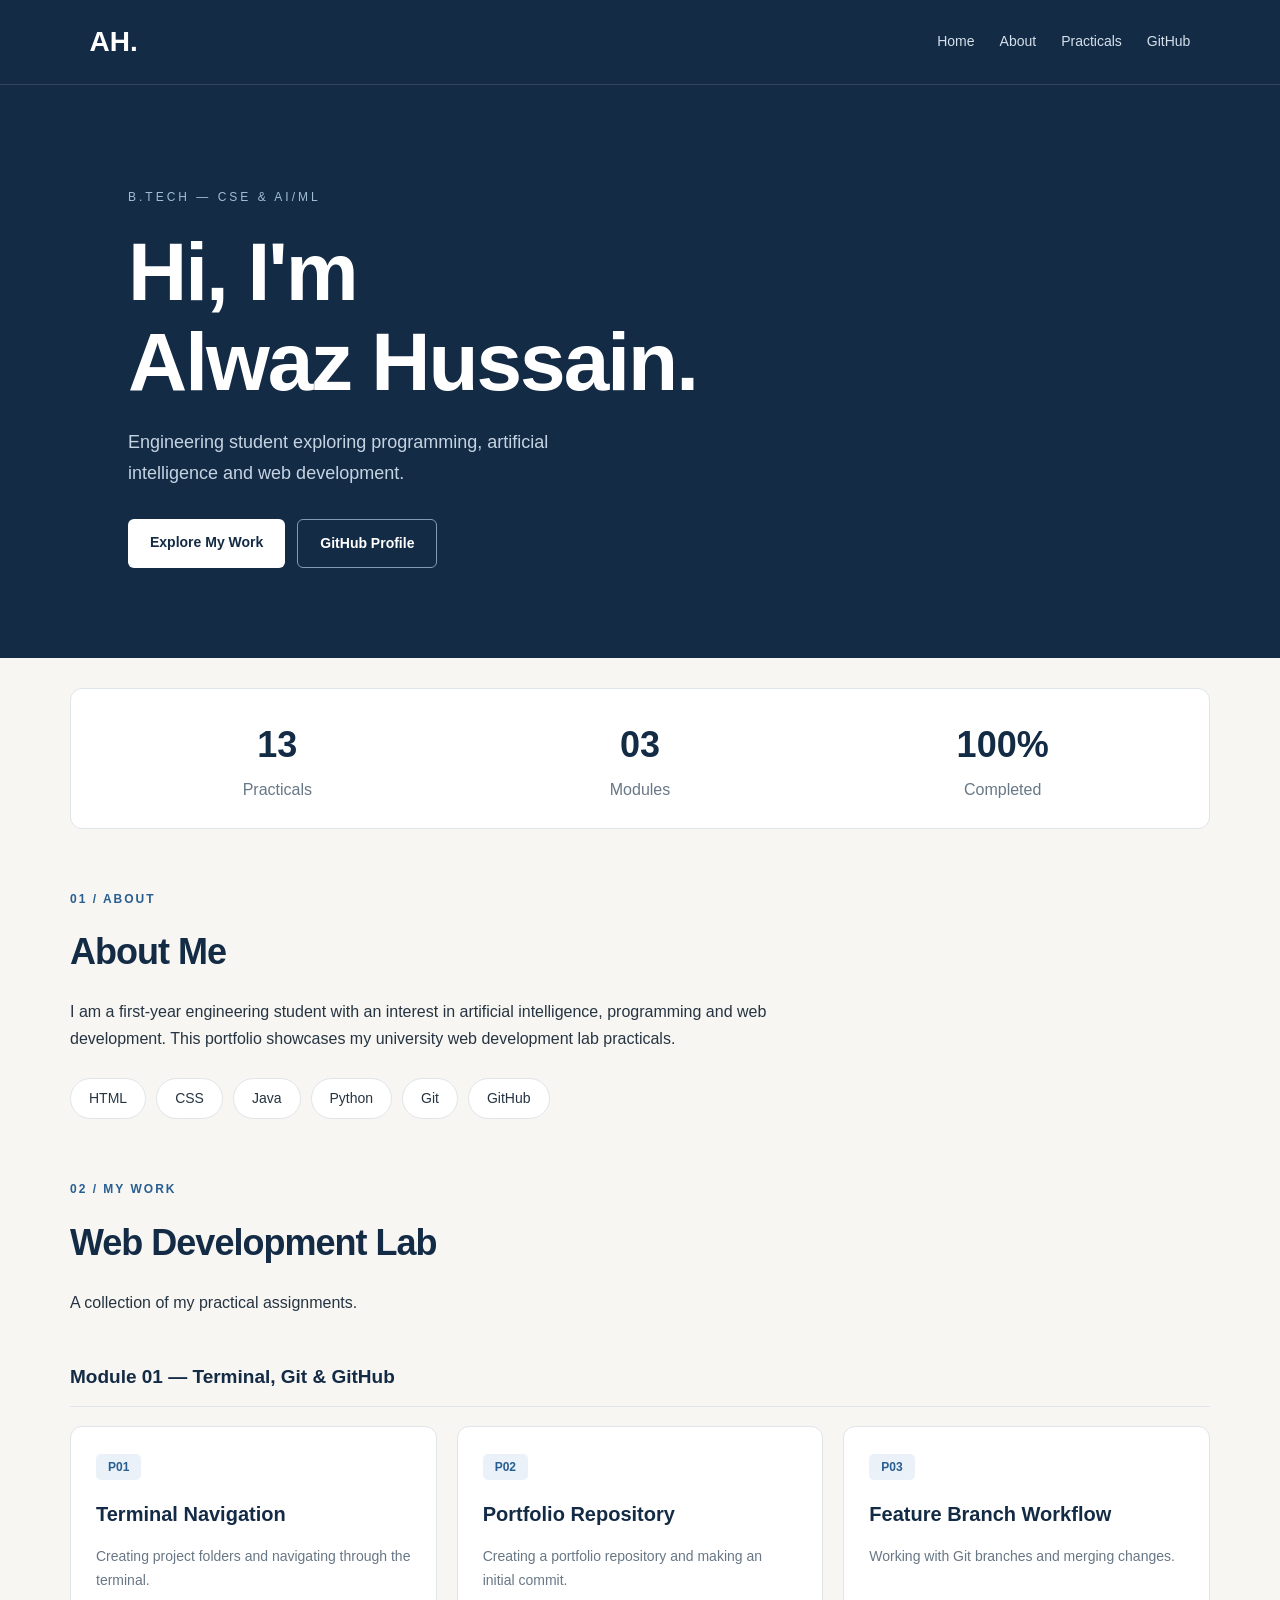
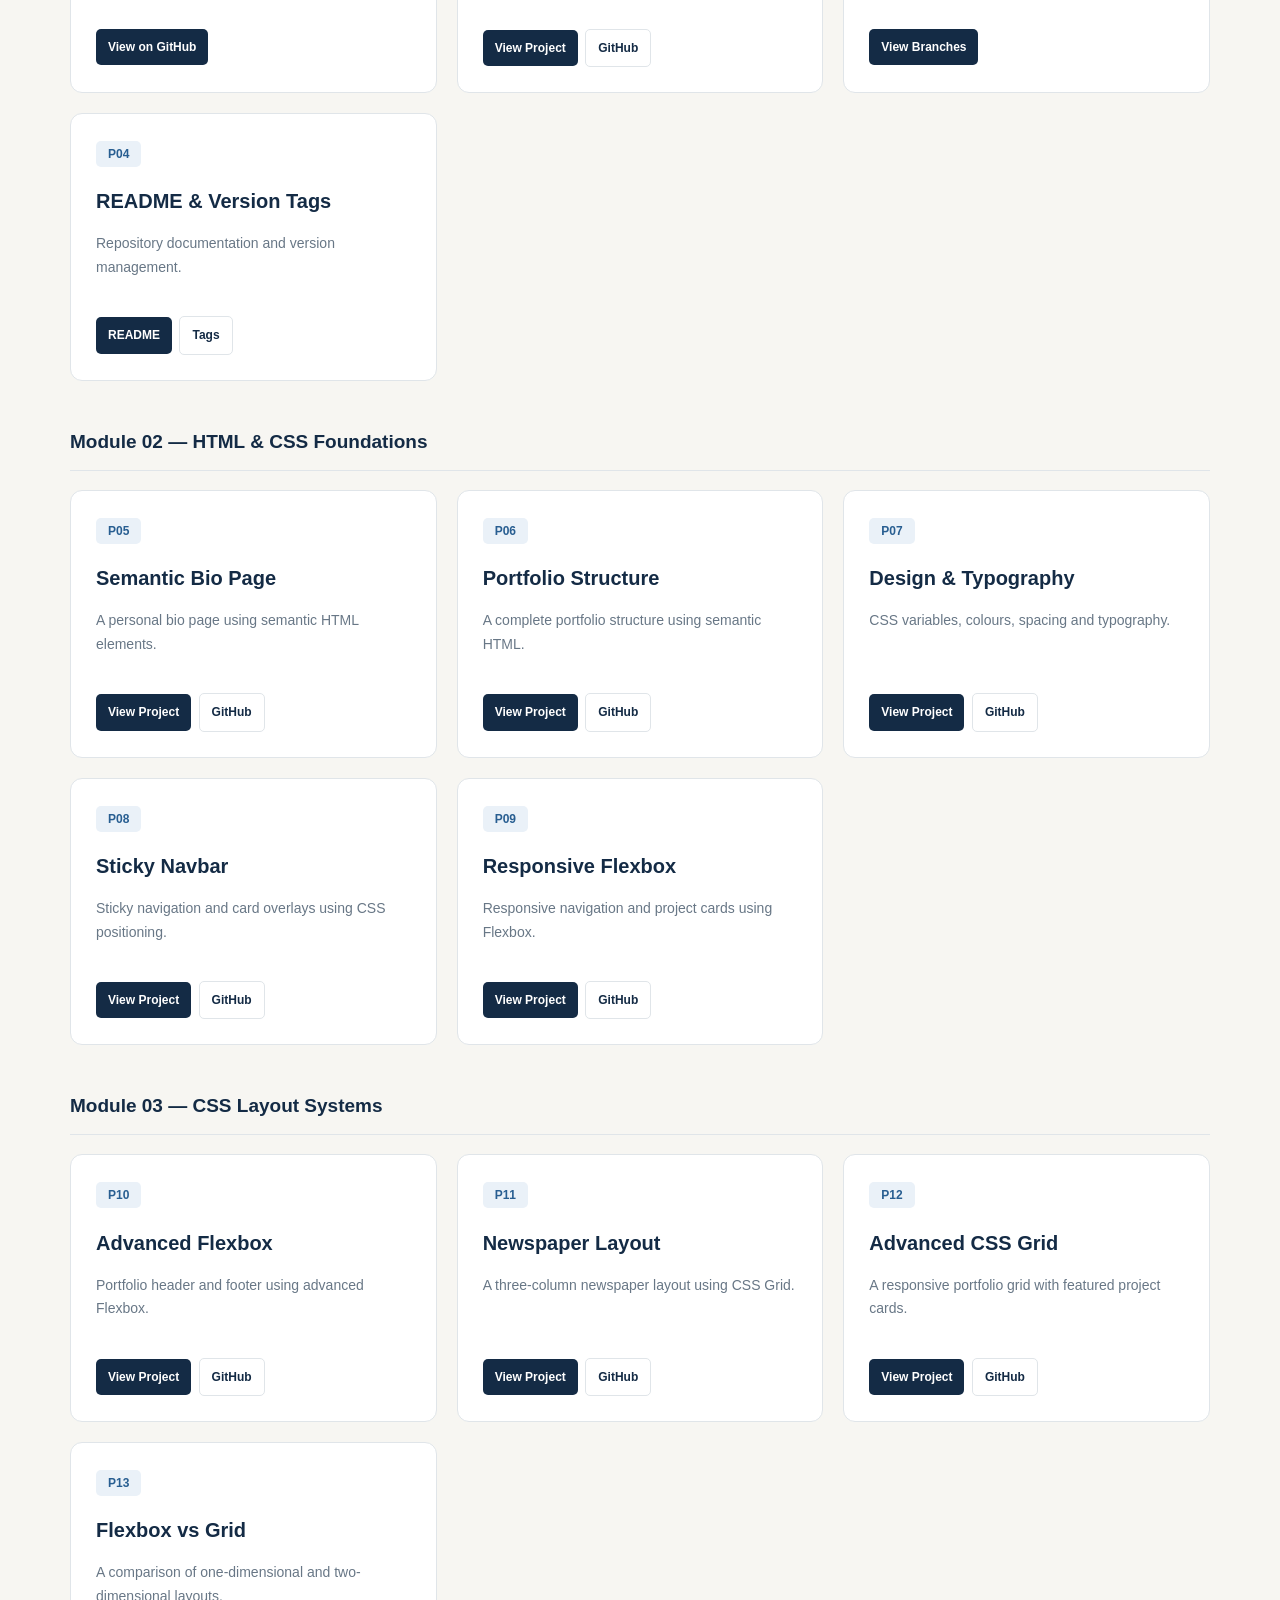
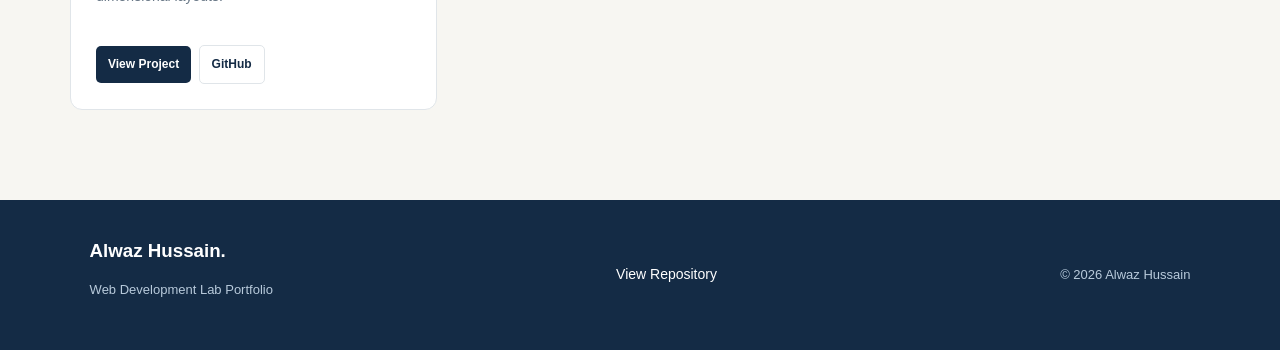
<file: index.html>
<!DOCTYPE html>
<html lang="en">
<head>
    <meta charset="UTF-8">
    <meta name="viewport" content="width=device-width, initial-scale=1.0">
    <title>Alwaz Hussain | Portfolio</title>
    <link rel="stylesheet" href="style.css">
</head>
<body>

    <nav class="navbar">
        <a class="logo" href="#home">AH.</a>

        <div class="nav-links">
            <a href="#home">Home</a>
            <a href="#about">About</a>
            <a href="#practicals">Practicals</a>
            <a href="https://github.com/hussainalwaz89-bit" target="_blank">GitHub</a>
        </div>
    </nav>

    <header class="hero" id="home">
        <p class="eyebrow">B.TECH — CSE & AI/ML</p>
        <h1>Hi, I'm<br>Alwaz Hussain.</h1>
        <p class="intro">
            Engineering student exploring programming,
            artificial intelligence and web development.
        </p>

        <div class="buttons">
            <a class="btn primary" href="#practicals">Explore My Work</a>
            <a class="btn outline" href="https://github.com/hussainalwaz89-bit" target="_blank">GitHub Profile</a>
        </div>
    </header>

    <main>

        <div class="stats">
            <div>
                <h2>13</h2>
                <p>Practicals</p>
            </div>
            <div>
                <h2>03</h2>
                <p>Modules</p>
            </div>
            <div>
                <h2>100%</h2>
                <p>Completed</p>
            </div>
        </div>

        <section id="about">
            <p class="section-label">01 / ABOUT</p>
            <h2>About Me</h2>
            <p>
                I am a first-year engineering student with an
                interest in artificial intelligence, programming
                and web development. This portfolio showcases
                my university web development lab practicals.
            </p>

            <div class="skills">
                <span>HTML</span>
                <span>CSS</span>
                <span>Java</span>
                <span>Python</span>
                <span>Git</span>
                <span>GitHub</span>
            </div>
        </section>

        <section id="practicals">
            <p class="section-label">02 / MY WORK</p>
            <h2>Web Development Lab</h2>
            <p>A collection of my practical assignments.</p>

            <h3 class="module">Module 01 — Terminal, Git & GitHub</h3>

            <div class="project-grid">

                <article>
                    <span class="number">P01</span>
                    <h3>Terminal Navigation</h3>
                    <p>Creating project folders and navigating through the terminal.</p>
                    <a class="project-btn" href="https://github.com/hussainalwaz89-bit/web-development-lab/tree/main/P1" target="_blank">View on GitHub</a>
                </article>

                <article>
                    <span class="number">P02</span>
                    <h3>Portfolio Repository</h3>
                    <p>Creating a portfolio repository and making an initial commit.</p>
                    <a class="project-btn" href="P2/index.html">View Project</a>
                    <a class="github-btn" href="https://github.com/hussainalwaz89-bit/web-development-lab/tree/main/P2" target="_blank">GitHub</a>
                </article>

                <article>
                    <span class="number">P03</span>
                    <h3>Feature Branch Workflow</h3>
                    <p>Working with Git branches and merging changes.</p>
                    <a class="project-btn" href="https://github.com/hussainalwaz89-bit/web-development-lab/branches" target="_blank">View Branches</a>
                </article>

                <article>
                    <span class="number">P04</span>
                    <h3>README & Version Tags</h3>
                    <p>Repository documentation and version management.</p>
                    <a class="project-btn" href="https://github.com/hussainalwaz89-bit/web-development-lab#readme" target="_blank">README</a>
                    <a class="github-btn" href="https://github.com/hussainalwaz89-bit/web-development-lab/tags" target="_blank">Tags</a>
                </article>

            </div>

            <h3 class="module">Module 02 — HTML & CSS Foundations</h3>

            <div class="project-grid">

                <article>
                    <span class="number">P05</span>
                    <h3>Semantic Bio Page</h3>
                    <p>A personal bio page using semantic HTML elements.</p>
                    <a class="project-btn" href="P5/index.html">View Project</a>
                    <a class="github-btn" href="https://github.com/hussainalwaz89-bit/web-development-lab/tree/main/P5" target="_blank">GitHub</a>
                </article>

                <article>
                    <span class="number">P06</span>
                    <h3>Portfolio Structure</h3>
                    <p>A complete portfolio structure using semantic HTML.</p>
                    <a class="project-btn" href="P6/index.html">View Project</a>
                    <a class="github-btn" href="https://github.com/hussainalwaz89-bit/web-development-lab/tree/main/P6" target="_blank">GitHub</a>
                </article>

                <article>
                    <span class="number">P07</span>
                    <h3>Design & Typography</h3>
                    <p>CSS variables, colours, spacing and typography.</p>
                    <a class="project-btn" href="P7/index.html">View Project</a>
                    <a class="github-btn" href="https://github.com/hussainalwaz89-bit/web-development-lab/tree/main/P7" target="_blank">GitHub</a>
                </article>

                <article>
                    <span class="number">P08</span>
                    <h3>Sticky Navbar</h3>
                    <p>Sticky navigation and card overlays using CSS positioning.</p>
                    <a class="project-btn" href="P8/index.html">View Project</a>
                    <a class="github-btn" href="https://github.com/hussainalwaz89-bit/web-development-lab/tree/main/P8" target="_blank">GitHub</a>
                </article>

                <article>
                    <span class="number">P09</span>
                    <h3>Responsive Flexbox</h3>
                    <p>Responsive navigation and project cards using Flexbox.</p>
                    <a class="project-btn" href="P9/index.html">View Project</a>
                    <a class="github-btn" href="https://github.com/hussainalwaz89-bit/web-development-lab/tree/main/P9" target="_blank">GitHub</a>
                </article>

            </div>

            <h3 class="module">Module 03 — CSS Layout Systems</h3>

            <div class="project-grid">

                <article>
                    <span class="number">P10</span>
                    <h3>Advanced Flexbox</h3>
                    <p>Portfolio header and footer using advanced Flexbox.</p>
                    <a class="project-btn" href="P10/index.html">View Project</a>
                    <a class="github-btn" href="https://github.com/hussainalwaz89-bit/web-development-lab/tree/main/P10" target="_blank">GitHub</a>
                </article>

                <article>
                    <span class="number">P11</span>
                    <h3>Newspaper Layout</h3>
                    <p>A three-column newspaper layout using CSS Grid.</p>
                    <a class="project-btn" href="P11/index.html">View Project</a>
                    <a class="github-btn" href="https://github.com/hussainalwaz89-bit/web-development-lab/tree/main/P11" target="_blank">GitHub</a>
                </article>

                <article>
                    <span class="number">P12</span>
                    <h3>Advanced CSS Grid</h3>
                    <p>A responsive portfolio grid with featured project cards.</p>
                    <a class="project-btn" href="P12/index.html">View Project</a>
                    <a class="github-btn" href="https://github.com/hussainalwaz89-bit/web-development-lab/tree/main/P12" target="_blank">GitHub</a>
                </article>

                <article>
                    <span class="number">P13</span>
                    <h3>Flexbox vs Grid</h3>
                    <p>A comparison of one-dimensional and two-dimensional layouts.</p>
                    <a class="project-btn" href="P13/index.html">View Project</a>
                    <a class="github-btn" href="https://github.com/hussainalwaz89-bit/web-development-lab/tree/main/P13" target="_blank">GitHub</a>
                </article>

            </div>
        </section>

    </main>

    <footer>
        <div>
            <h3>Alwaz Hussain.</h3>
            <p>Web Development Lab Portfolio</p>
        </div>

        <a href="https://github.com/hussainalwaz89-bit/web-development-lab" target="_blank">View Repository</a>

        <p>&copy; 2026 Alwaz Hussain</p>
    </footer>

</body>
</html>
</file>
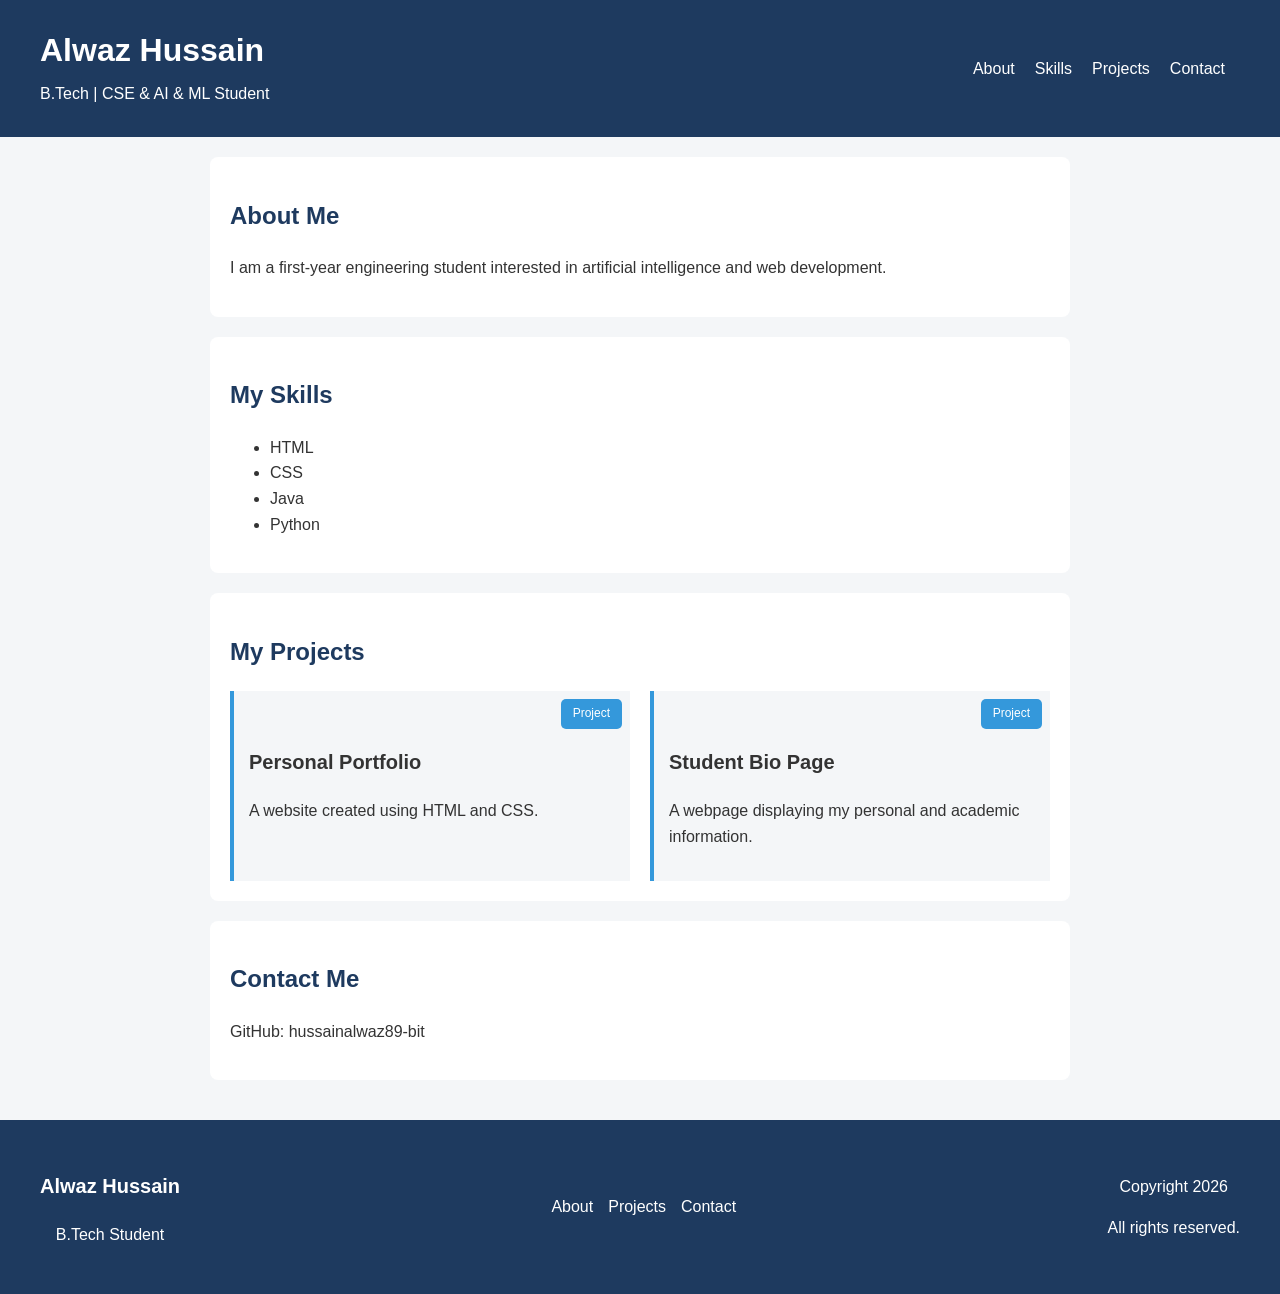
<file: P10/index.html>
<!DOCTYPE html>
<html lang="en">
<head>
    <meta charset="UTF-8">
    <meta name="viewport" content="width=device-width, initial-scale=1.0">
    <title>My Portfolio</title>
    <link rel="stylesheet" href="style.css">
</head>
<body>

    <header class="site-header">
    <div class="brand">
        <h1>Alwaz Hussain</h1>
        <p>B.Tech | CSE & AI & ML Student</p>
    </div>

    <nav>
        <a href="#about">About</a>
        <a href="#skills">Skills</a>
        <a href="#projects">Projects</a>
        <a href="#contact">Contact</a>
    </nav>
</header>
    <main>
        <section id="about">
            <h2>About Me</h2>
            <p>I am a first-year engineering student interested in artificial intelligence and web development.</p>
        </section>

        <section id="skills">
            <h2>My Skills</h2>
            <ul>
                <li>HTML</li>
                <li>CSS</li>
                <li>Java</li>
                <li>Python</li>
            </ul>
        </section>

        <section id="projects">
    <h2>My Projects</h2>

    <div class="card-container">

        <article>
            <span class="overlay">Project</span>
            <h3>Personal Portfolio</h3>
            <p>A website created using HTML and CSS.</p>
        </article>

        <article>
            <span class="overlay">Project</span>
            <h3>Student Bio Page</h3>
            <p>A webpage displaying my personal and academic information.</p>
        </article>

    </div>
</section>

        <section id="contact">
            <h2>Contact Me</h2>
            <p>GitHub: hussainalwaz89-bit</p>
        </section>
    </main>

    <footer class="site-footer">
    <div>
        <h3>Alwaz Hussain</h3>
        <p>B.Tech Student</p>
    </div>

    <div class="footer-links">
        <a href="#about">About</a>
        <a href="#projects">Projects</a>
        <a href="#contact">Contact</a>
    </div>

    <div>
        <p>Copyright 2026</p>
        <p>All rights reserved.</p>
    </div>
</footer>

</body>
</html>
</file>
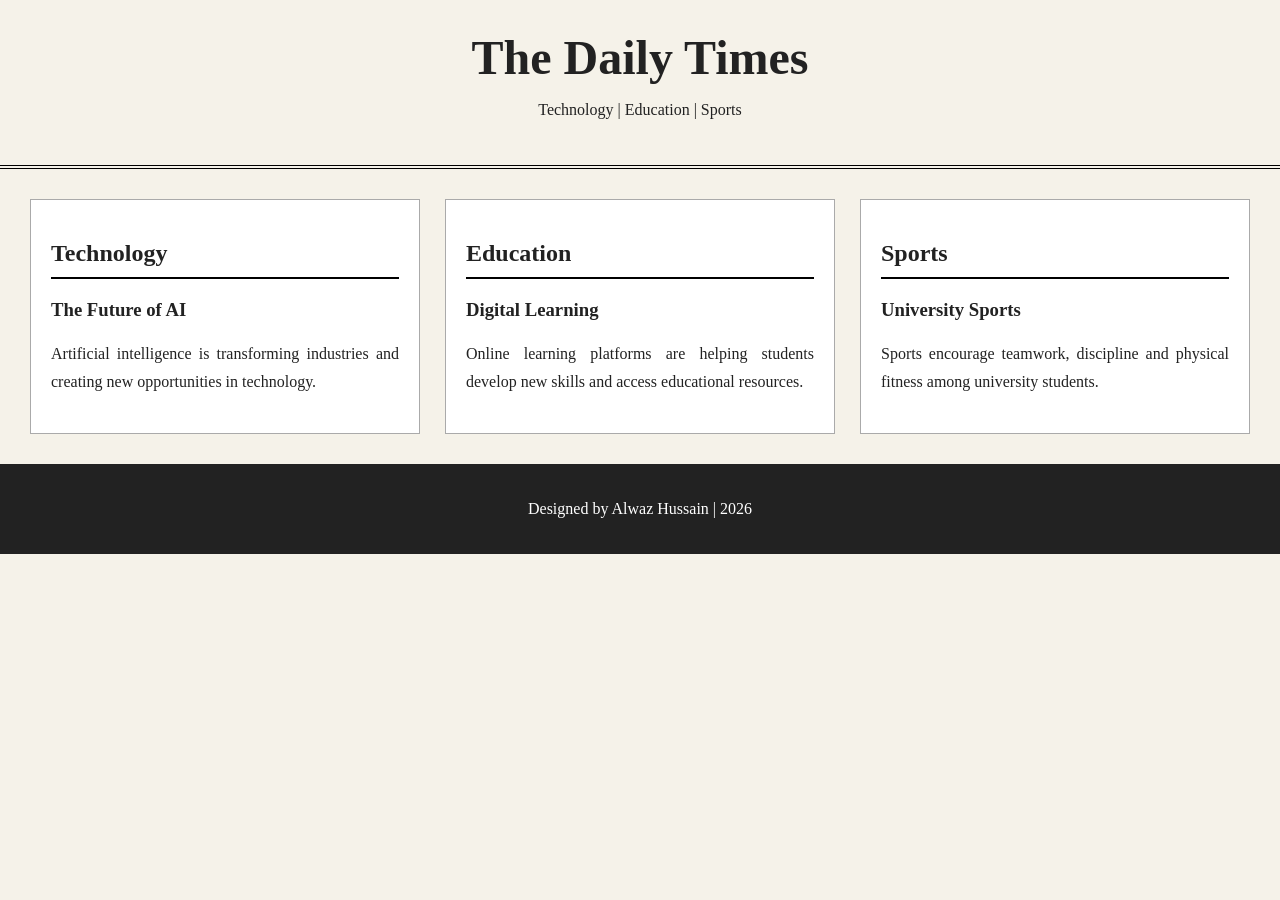
<file: P11/index.html>
<!DOCTYPE html>
<html lang="en">
<head>
    <meta charset="UTF-8">
    <meta name="viewport" content="width=device-width, initial-scale=1.0">
    <title>The Daily Times</title>
    <link rel="stylesheet" href="style.css">
</head>
<body>

    <header>
        <h1>The Daily Times</h1>
        <p>Technology | Education | Sports</p>
    </header>

    <main class="newspaper">

        <article>
            <h2>Technology</h2>
            <h3>The Future of AI</h3>
            <p>Artificial intelligence is transforming industries and creating new opportunities in technology.</p>
        </article>

        <article>
            <h2>Education</h2>
            <h3>Digital Learning</h3>
            <p>Online learning platforms are helping students develop new skills and access educational resources.</p>
        </article>

        <article>
            <h2>Sports</h2>
            <h3>University Sports</h3>
            <p>Sports encourage teamwork, discipline and physical fitness among university students.</p>
        </article>

    </main>

    <footer>
        <p>Designed by Alwaz Hussain | 2026</p>
    </footer>

</body>
</html>
</file>
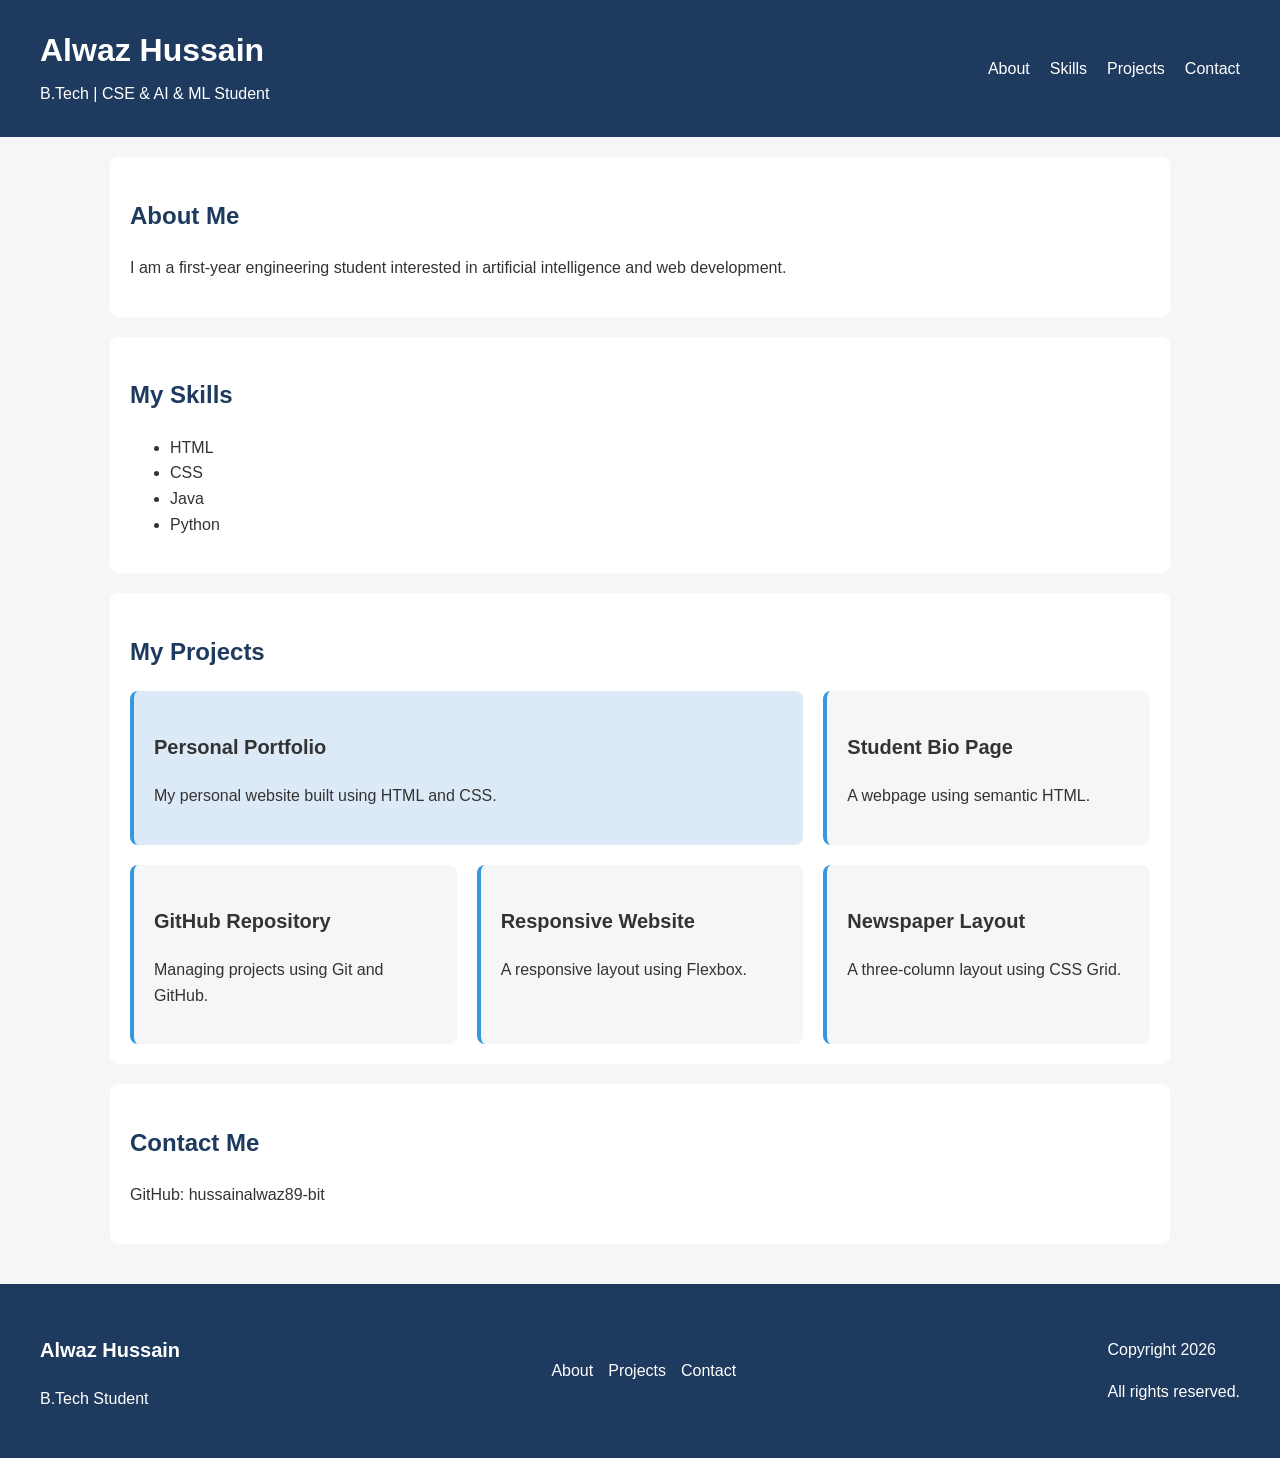
<file: P12/index.html>
<!DOCTYPE html>
<html lang="en">
<head>
    <meta charset="UTF-8">
    <meta name="viewport" content="width=device-width, initial-scale=1.0">
    <title>My Portfolio</title>
    <link rel="stylesheet" href="style.css">
</head>
<body>

    <header class="site-header">
        <div class="brand">
            <h1>Alwaz Hussain</h1>
            <p>B.Tech | CSE & AI & ML Student</p>
        </div>

        <nav>
            <a href="#about">About</a>
            <a href="#skills">Skills</a>
            <a href="#projects">Projects</a>
            <a href="#contact">Contact</a>
        </nav>
    </header>

    <main>
        <section id="about">
            <h2>About Me</h2>
            <p>I am a first-year engineering student interested in artificial intelligence and web development.</p>
        </section>

        <section id="skills">
            <h2>My Skills</h2>
            <ul>
                <li>HTML</li>
                <li>CSS</li>
                <li>Java</li>
                <li>Python</li>
            </ul>
        </section>

        <section id="projects">
            <h2>My Projects</h2>

            <div class="project-grid">

                <article class="featured">
                    <h3>Personal Portfolio</h3>
                    <p>My personal website built using HTML and CSS.</p>
                </article>

                <article>
                    <h3>Student Bio Page</h3>
                    <p>A webpage using semantic HTML.</p>
                </article>

                <article>
                    <h3>GitHub Repository</h3>
                    <p>Managing projects using Git and GitHub.</p>
                </article>

                <article>
                    <h3>Responsive Website</h3>
                    <p>A responsive layout using Flexbox.</p>
                </article>

                <article>
                    <h3>Newspaper Layout</h3>
                    <p>A three-column layout using CSS Grid.</p>
                </article>

            </div>
        </section>

        <section id="contact">
            <h2>Contact Me</h2>
            <p>GitHub: hussainalwaz89-bit</p>
        </section>
    </main>

    <footer class="site-footer">
        <div>
            <h3>Alwaz Hussain</h3>
            <p>B.Tech Student</p>
        </div>

        <div class="footer-links">
            <a href="#about">About</a>
            <a href="#projects">Projects</a>
            <a href="#contact">Contact</a>
        </div>

        <div>
            <p>Copyright 2026</p>
            <p>All rights reserved.</p>
        </div>
    </footer>

</body>
</html>
</file>
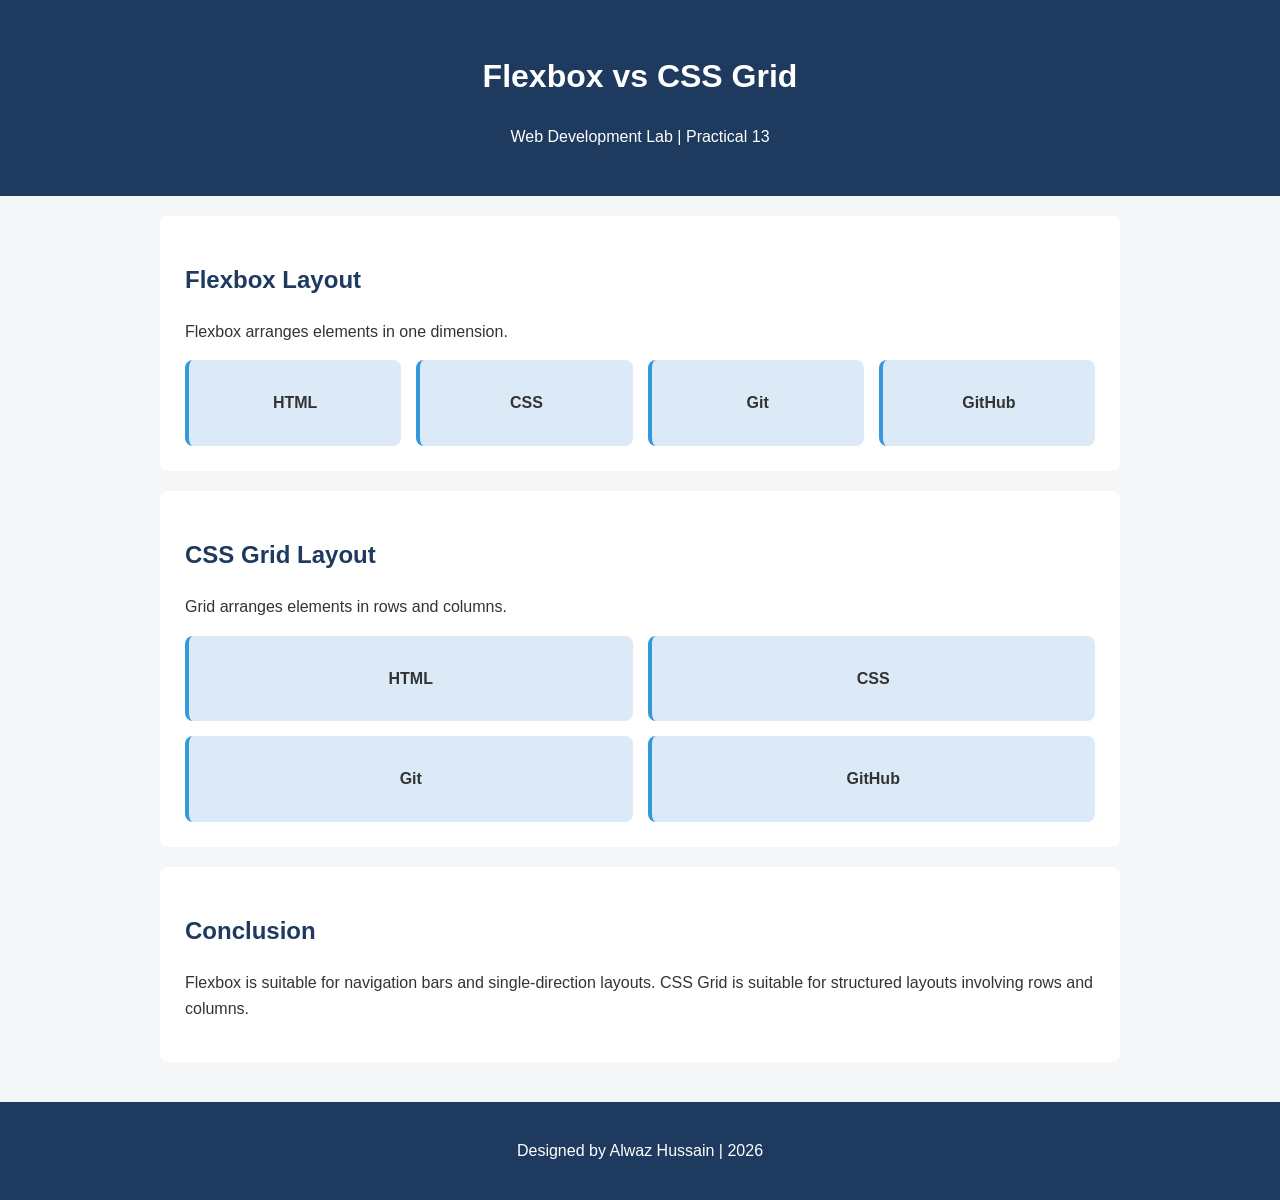
<file: P13/index.html>
<!DOCTYPE html>
<html lang="en">
<head>
    <meta charset="UTF-8">
    <meta name="viewport" content="width=device-width, initial-scale=1.0">
    <title>Flexbox vs Grid</title>
    <link rel="stylesheet" href="style.css">
</head>
<body>

    <header>
        <h1>Flexbox vs CSS Grid</h1>
        <p>Web Development Lab | Practical 13</p>
    </header>

    <main>

        <section>
            <h2>Flexbox Layout</h2>
            <p>Flexbox arranges elements in one dimension.</p>

            <div class="flex-layout">
                <article>HTML</article>
                <article>CSS</article>
                <article>Git</article>
                <article>GitHub</article>
            </div>
        </section>

        <section>
            <h2>CSS Grid Layout</h2>
            <p>Grid arranges elements in rows and columns.</p>

            <div class="grid-layout">
                <article>HTML</article>
                <article>CSS</article>
                <article>Git</article>
                <article>GitHub</article>
            </div>
        </section>

        <section>
            <h2>Conclusion</h2>
            <p>Flexbox is suitable for navigation bars and single-direction layouts. CSS Grid is suitable for structured layouts involving rows and columns.</p>
        </section>

    </main>

    <footer>
        <p>Designed by Alwaz Hussain | 2026</p>
    </footer>

</body>
</html>
</file>
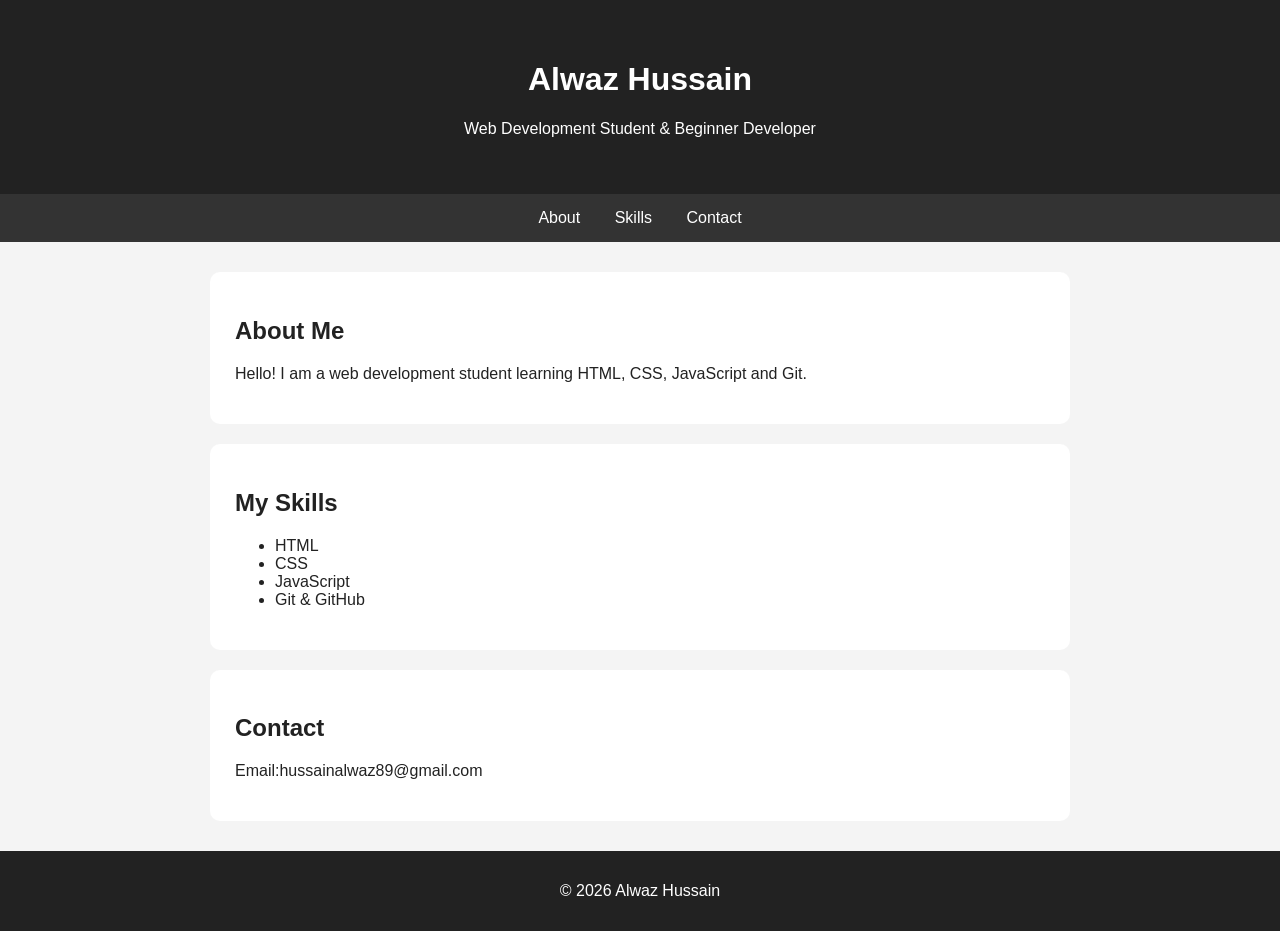
<file: P2/index.html>
<!DOCTYPE html>
<html lang="en">
<head>
    <meta charset="UTF-8">
    <meta name="viewport" content="width=device-width, initial-scale=1.0">
    <title>My Portfolio</title>
    <link rel="stylesheet" href="style.css">
</head>
<body>

    <header>
        <h1>Alwaz Hussain</h1>
<p>Web Development Student &amp; Beginner Developer</p>
    </header>

    <nav>
        <a href="#about">About</a>
        <a href="#skills">Skills</a>
        <a href="#contact">Contact</a>
    </nav>

    <main>
        <section id="about">
            <h2>About Me</h2>
            <p>
                Hello! I am a web development student learning
                HTML, CSS, JavaScript and Git.
            </p>
        </section>

        <section id="skills">
            <h2>My Skills</h2>
            <ul>
                <li>HTML</li>
                <li>CSS</li>
                <li>JavaScript</li>
                <li>Git & GitHub</li>
            </ul>
        </section>

        <section id="contact">
            <h2>Contact</h2>
            <p>Email:hussainalwaz89@gmail.com</p>
        </section>
    </main>

    <footer>
        <p>&copy; 2026 Alwaz Hussain</p>
    </footer>

</body>
</html>
</file>
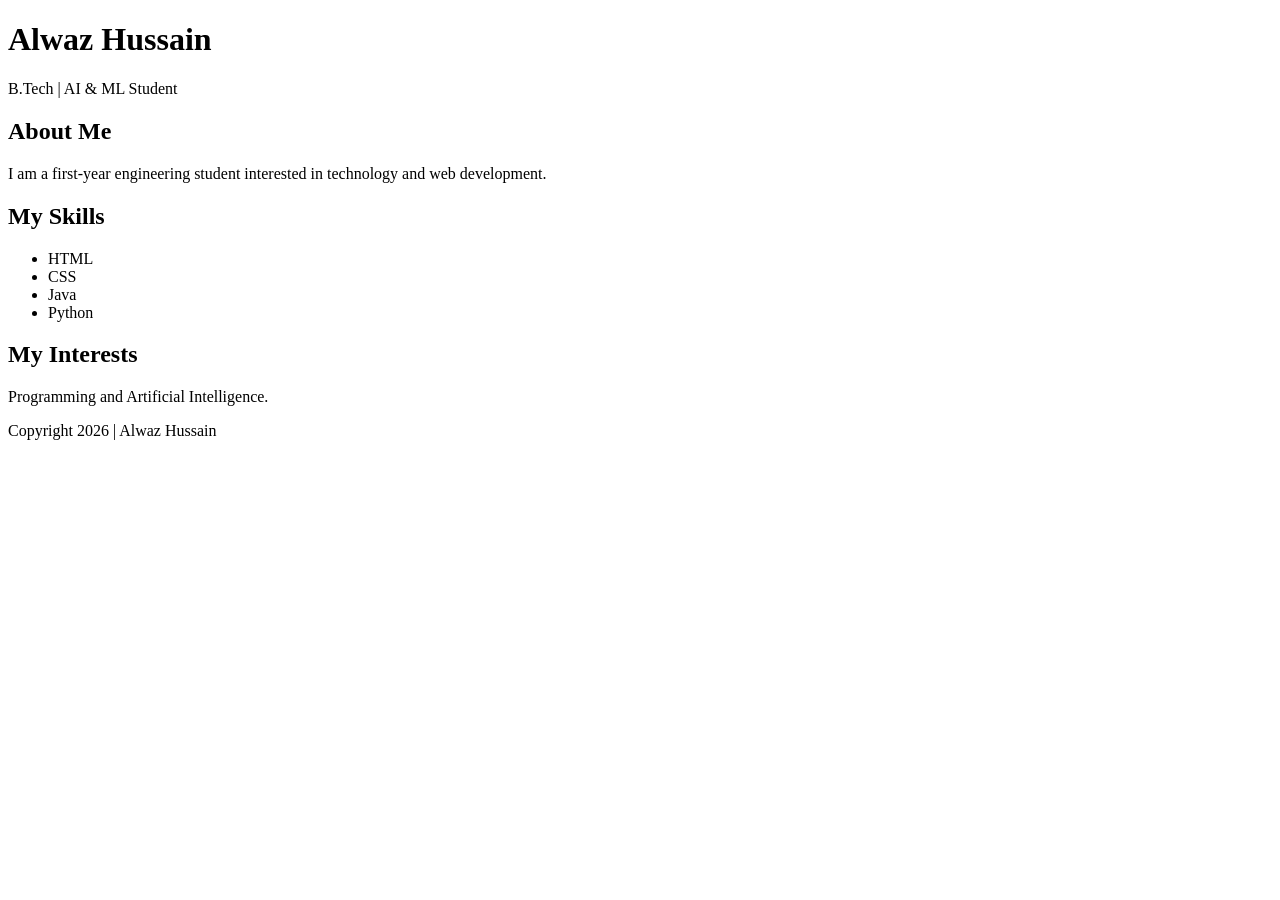
<file: P5/index.html>
<!DOCTYPE html>
<html lang="en">
<head>
    <meta charset="UTF-8">
    <meta name="viewport" content="width=device-width, initial-scale=1.0">
    <title>My Bio Page</title>
</head>
<body>

    <header>
        <h1>Alwaz Hussain</h1>
        <p>B.Tech | AI & ML Student</p>
    </header>

    <main>
        <section>
            <h2>About Me</h2>
            <p>I am a first-year engineering student interested in technology and web development.</p>
        </section>

        <section>
            <h2>My Skills</h2>
            <ul>
                <li>HTML</li>
                <li>CSS</li>
                <li>Java</li>
                <li>Python</li>
            </ul>
        </section>

        <section>
            <h2>My Interests</h2>
            <p>Programming and Artificial Intelligence.</p>
        </section>
    </main>

    <footer>
        <p>Copyright 2026 | Alwaz Hussain</p>
    </footer>

</body>
</html>
</file>
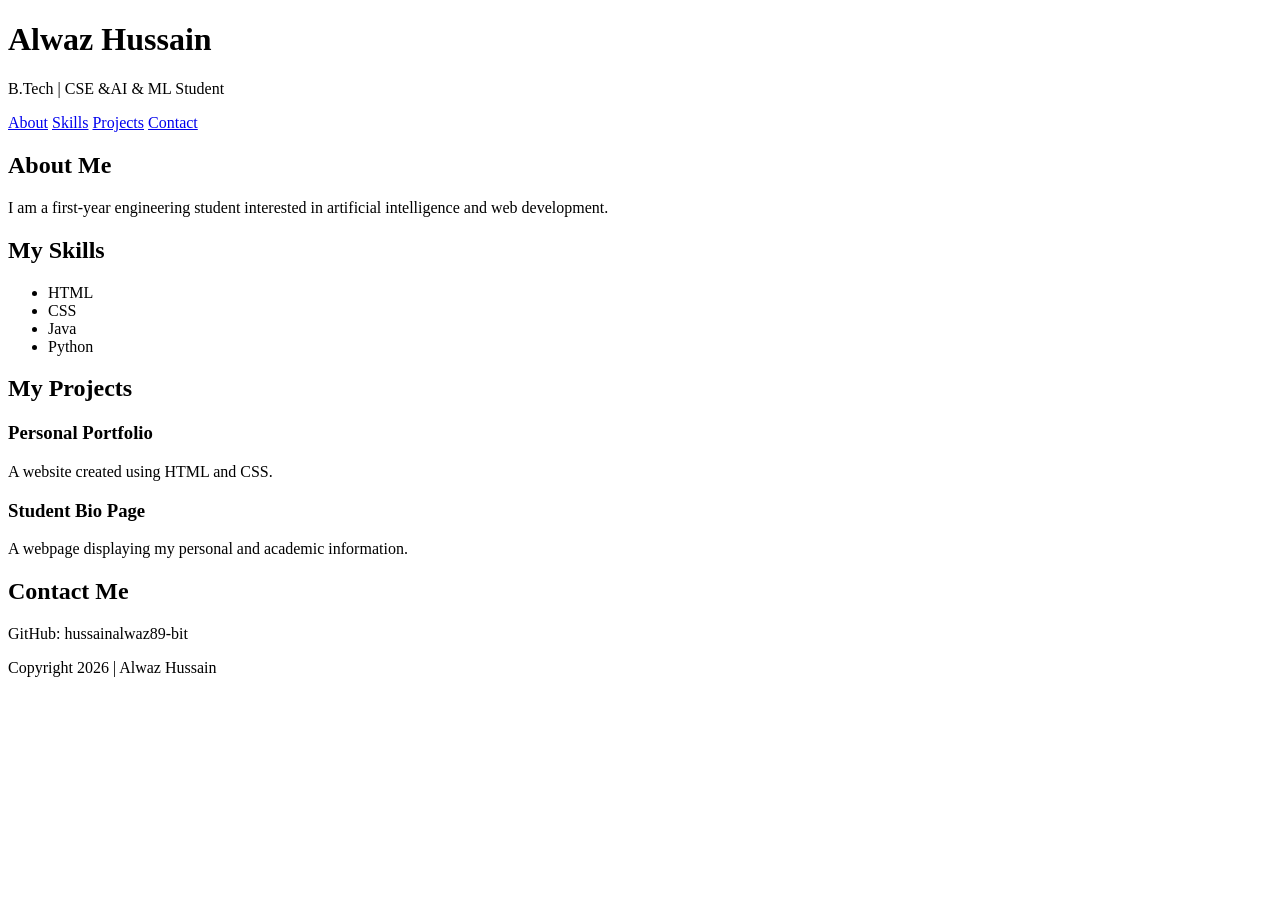
<file: P6/index.html>
<!DOCTYPE html>
<html lang="en">
<head>
    <meta charset="UTF-8">
    <meta name="viewport" content="width=device-width, initial-scale=1.0">
    <title>My Portfolio</title>
</head>
<body>

    <header>
        <h1>Alwaz Hussain</h1>
        <p>B.Tech | CSE &AI & ML Student</p>

        <nav>
            <a href="#about">About</a>
            <a href="#skills">Skills</a>
            <a href="#projects">Projects</a>
            <a href="#contact">Contact</a>
        </nav>
    </header>

    <main>
        <section id="about">
            <h2>About Me</h2>
            <p>I am a first-year engineering student interested in artificial intelligence and web development.</p>
        </section>

        <section id="skills">
            <h2>My Skills</h2>
            <ul>
                <li>HTML</li>
                <li>CSS</li>
                <li>Java</li>
                <li>Python</li>
            </ul>
        </section>

        <section id="projects">
            <h2>My Projects</h2>

            <article>
                <h3>Personal Portfolio</h3>
                <p>A website created using HTML and CSS.</p>
            </article>

            <article>
                <h3>Student Bio Page</h3>
                <p>A webpage displaying my personal and academic information.</p>
            </article>
        </section>

        <section id="contact">
            <h2>Contact Me</h2>
            <p>GitHub: hussainalwaz89-bit</p>
        </section>
    </main>

    <footer>
        <p>Copyright 2026 | Alwaz Hussain</p>
    </footer>

</body>
</html>
</file>
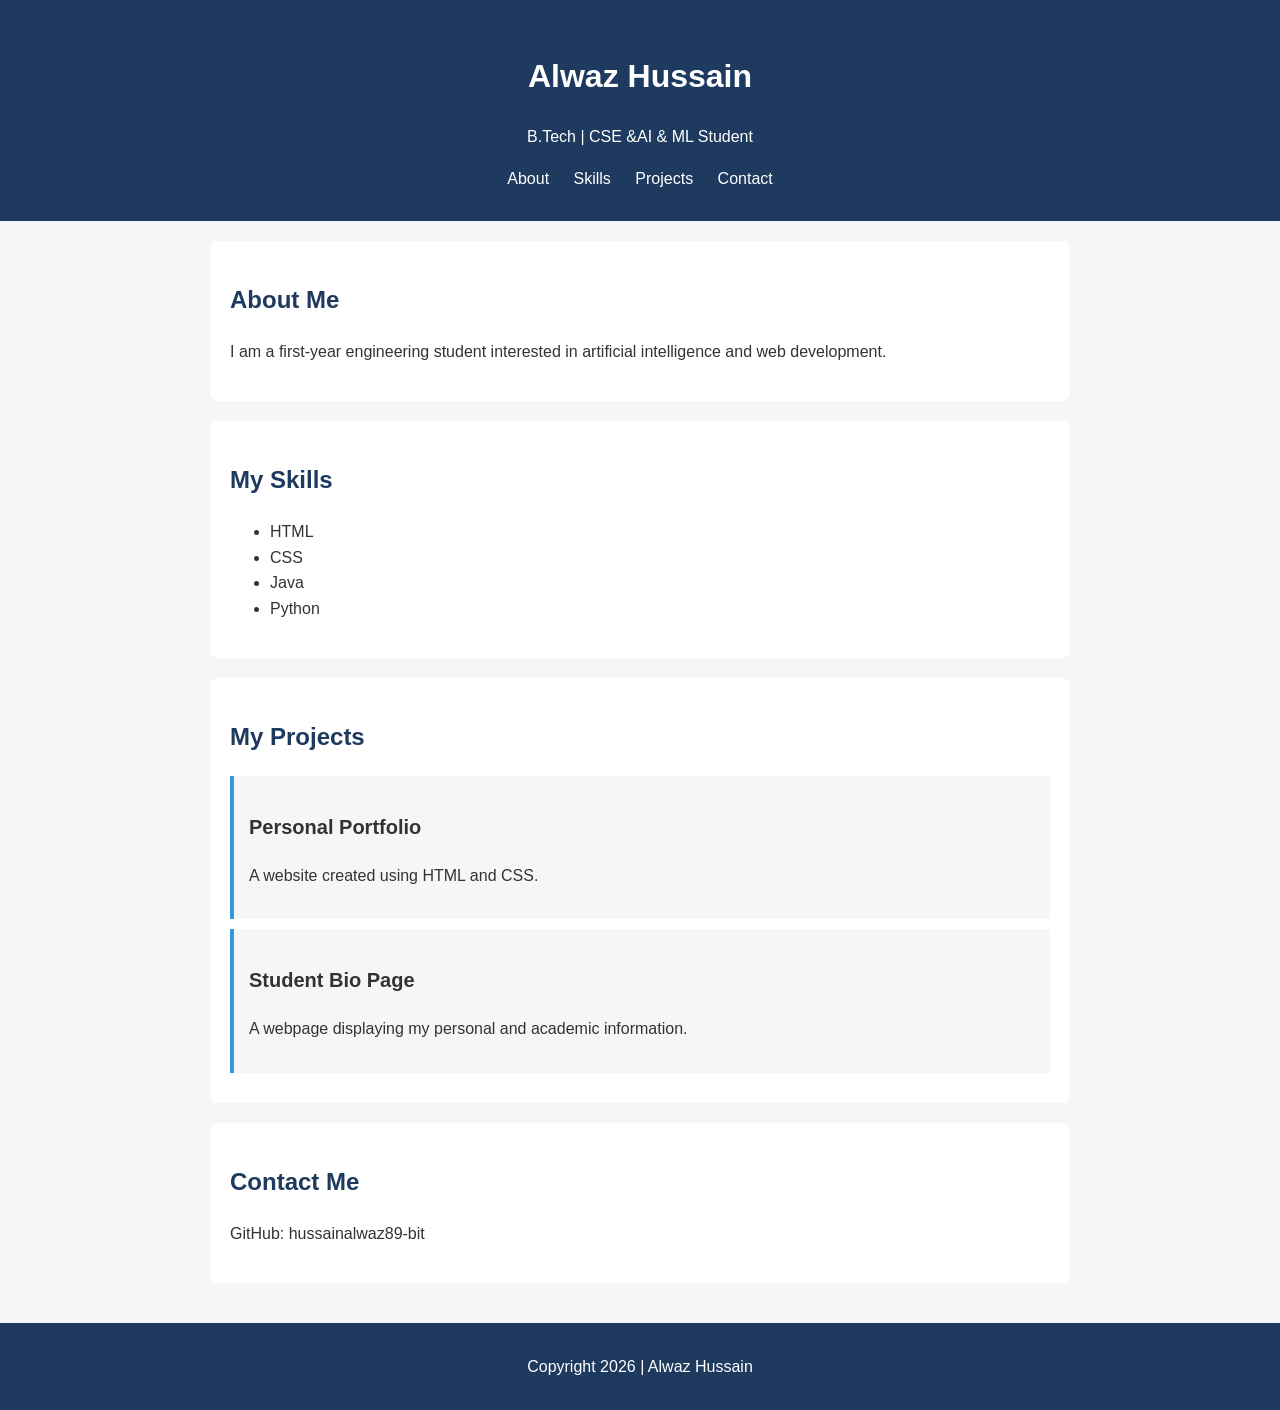
<file: P7/index.html>
<!DOCTYPE html>
<html lang="en">
<head>
    <meta charset="UTF-8">
    <meta name="viewport" content="width=device-width, initial-scale=1.0">
    <title>My Portfolio</title>
    <link rel="stylesheet" href="style.css">
</head>
<body>

    <header>
        <h1>Alwaz Hussain</h1>
        <p>B.Tech | CSE &AI & ML Student</p>

        <nav>
            <a href="#about">About</a>
            <a href="#skills">Skills</a>
            <a href="#projects">Projects</a>
            <a href="#contact">Contact</a>
        </nav>
    </header>

    <main>
        <section id="about">
            <h2>About Me</h2>
            <p>I am a first-year engineering student interested in artificial intelligence and web development.</p>
        </section>

        <section id="skills">
            <h2>My Skills</h2>
            <ul>
                <li>HTML</li>
                <li>CSS</li>
                <li>Java</li>
                <li>Python</li>
            </ul>
        </section>

        <section id="projects">
            <h2>My Projects</h2>

            <article>
                <h3>Personal Portfolio</h3>
                <p>A website created using HTML and CSS.</p>
            </article>

            <article>
                <h3>Student Bio Page</h3>
                <p>A webpage displaying my personal and academic information.</p>
            </article>
        </section>

        <section id="contact">
            <h2>Contact Me</h2>
            <p>GitHub: hussainalwaz89-bit</p>
        </section>
    </main>

    <footer>
        <p>Copyright 2026 | Alwaz Hussain</p>
    </footer>

</body>
</html>
</file>
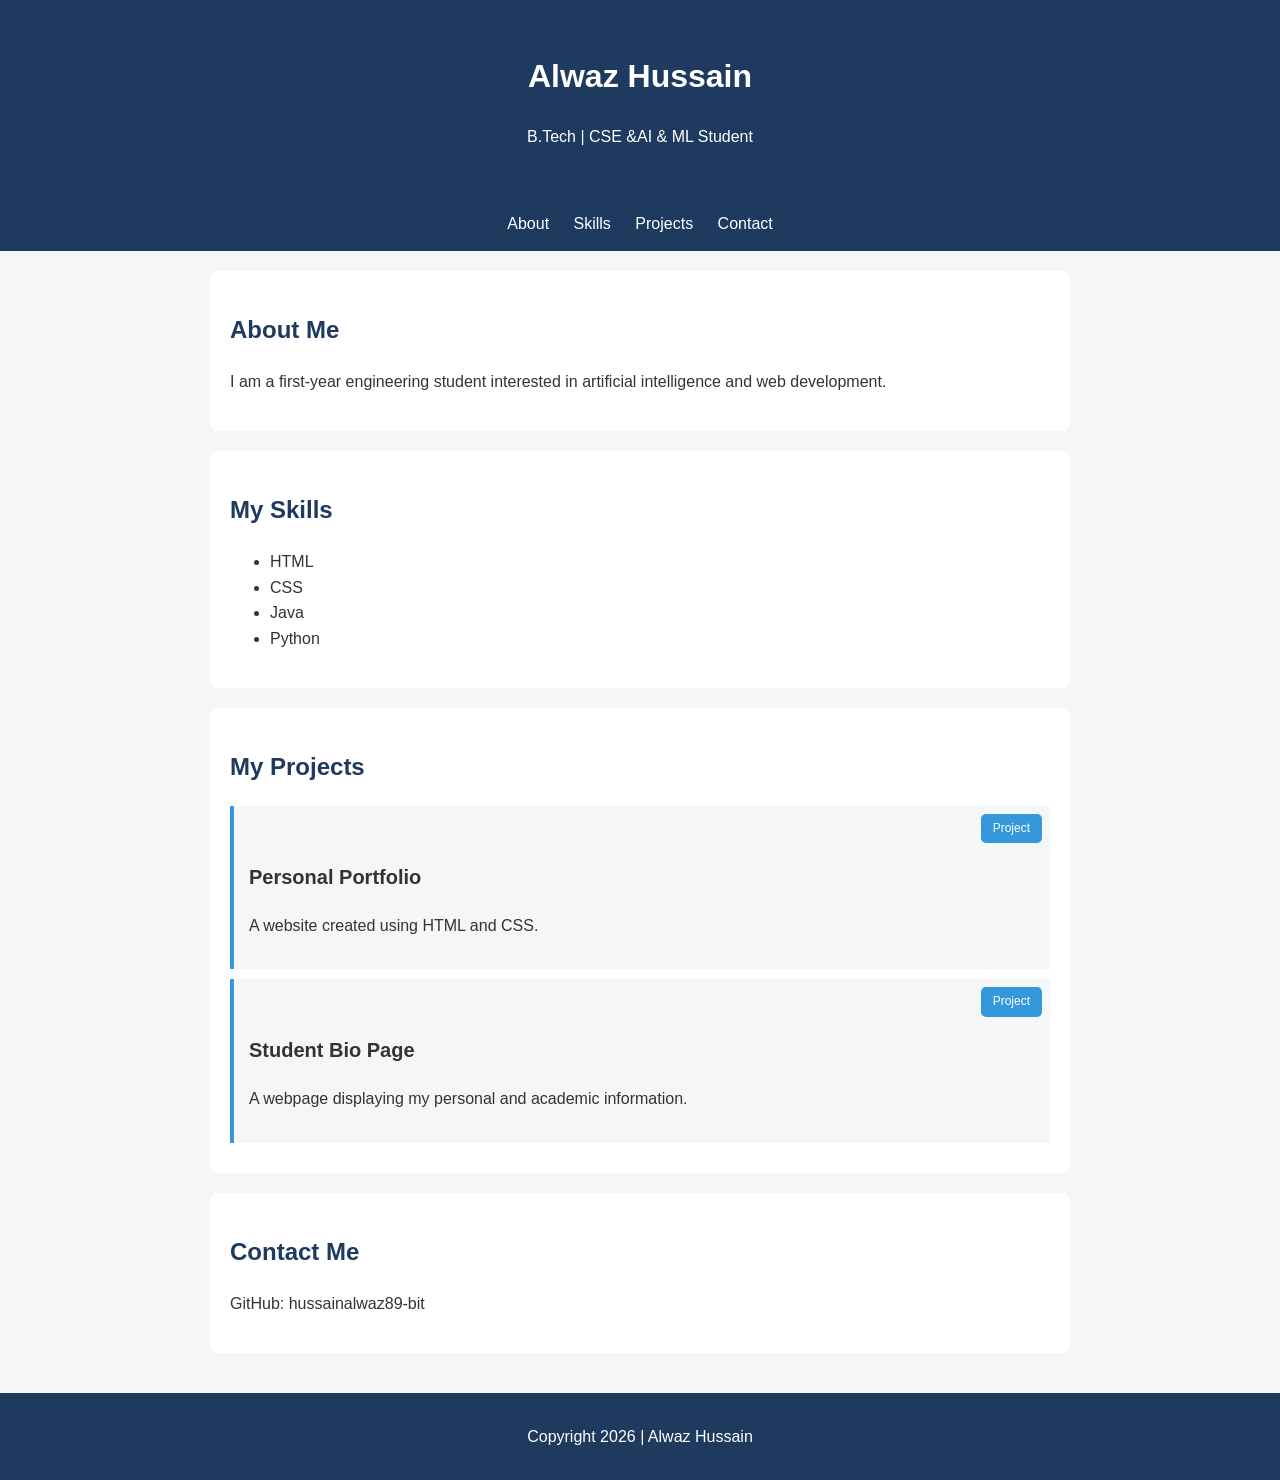
<file: P8/index.html>
<!DOCTYPE html>
<html lang="en">
<head>
    <meta charset="UTF-8">
    <meta name="viewport" content="width=device-width, initial-scale=1.0">
    <title>My Portfolio</title>
    <link rel="stylesheet" href="style.css">
</head>
<body>

    <header>
        <h1>Alwaz Hussain</h1>
        <p>B.Tech | CSE &AI & ML Student</p>

        
    </header>
<nav>
            <a href="#about">About</a>
            <a href="#skills">Skills</a>
            <a href="#projects">Projects</a>
            <a href="#contact">Contact</a>
        </nav>
    <main>
        <section id="about">
            <h2>About Me</h2>
            <p>I am a first-year engineering student interested in artificial intelligence and web development.</p>
        </section>

        <section id="skills">
            <h2>My Skills</h2>
            <ul>
                <li>HTML</li>
                <li>CSS</li>
                <li>Java</li>
                <li>Python</li>
            </ul>
        </section>

        <section id="projects">
            <h2>My Projects</h2>

            <article>
                <span class="overlay">Project</span>
                <h3>Personal Portfolio</h3>
                <p>A website created using HTML and CSS.</p>
            </article>

            <article>
                <span class="overlay">Project</span>
                <h3>Student Bio Page</h3>
                <p>A webpage displaying my personal and academic information.</p>
            </article>
        </section>

        <section id="contact">
            <h2>Contact Me</h2>
            <p>GitHub: hussainalwaz89-bit</p>
        </section>
    </main>

    <footer>
        <p>Copyright 2026 | Alwaz Hussain</p>
    </footer>

</body>
</html>
</file>
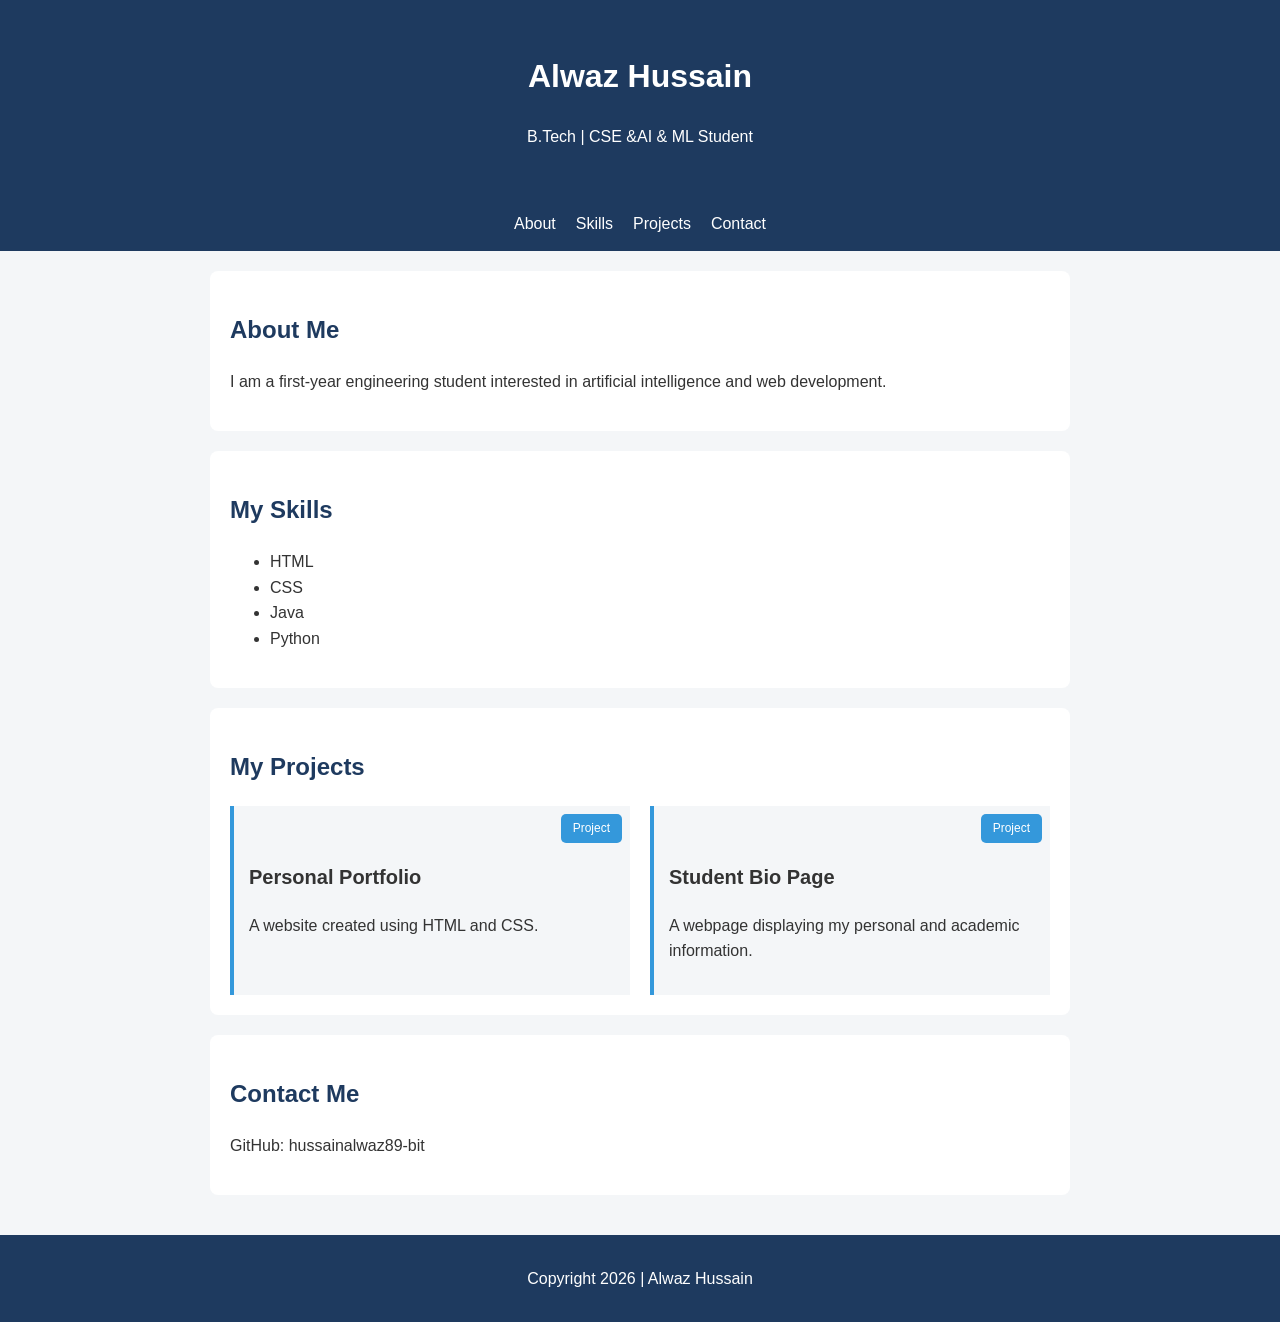
<file: P9/index.html>
<!DOCTYPE html>
<html lang="en">
<head>
    <meta charset="UTF-8">
    <meta name="viewport" content="width=device-width, initial-scale=1.0">
    <title>My Portfolio</title>
    <link rel="stylesheet" href="style.css">
</head>
<body>

    <header>
        <h1>Alwaz Hussain</h1>
        <p>B.Tech | CSE &AI & ML Student</p>

        
    </header>
<nav>
            <a href="#about">About</a>
            <a href="#skills">Skills</a>
            <a href="#projects">Projects</a>
            <a href="#contact">Contact</a>
        </nav>
    <main>
        <section id="about">
            <h2>About Me</h2>
            <p>I am a first-year engineering student interested in artificial intelligence and web development.</p>
        </section>

        <section id="skills">
            <h2>My Skills</h2>
            <ul>
                <li>HTML</li>
                <li>CSS</li>
                <li>Java</li>
                <li>Python</li>
            </ul>
        </section>

        <section id="projects">
    <h2>My Projects</h2>

    <div class="card-container">

        <article>
            <span class="overlay">Project</span>
            <h3>Personal Portfolio</h3>
            <p>A website created using HTML and CSS.</p>
        </article>

        <article>
            <span class="overlay">Project</span>
            <h3>Student Bio Page</h3>
            <p>A webpage displaying my personal and academic information.</p>
        </article>

    </div>
</section>

        <section id="contact">
            <h2>Contact Me</h2>
            <p>GitHub: hussainalwaz89-bit</p>
        </section>
    </main>

    <footer>
        <p>Copyright 2026 | Alwaz Hussain</p>
    </footer>

</body>
</html>
</file>
<file: style.css>
:root {
    --navy: #142b45;
    --blue: #285e91;
    --cream: #f7f6f2;
    --white: #ffffff;
    --text: #263442;
    --muted: #687786;
    --border: #e0e5e9;
}

* {
    box-sizing: border-box;
}

html {
    scroll-behavior: smooth;
}

body {
    margin: 0;
    font-family: Arial, sans-serif;
    background: var(--cream);
    color: var(--text);
    line-height: 1.7;
}

a {
    text-decoration: none;
}

.navbar {
    position: sticky;
    top: 0;
    z-index: 100;
    background: var(--navy);
    padding: 18px 7%;
    display: flex;
    align-items: center;
    justify-content: space-between;
    flex-wrap: wrap;
    gap: 15px;
    border-bottom: 1px solid #ffffff20;
}

.logo {
    color: white;
    font-size: 28px;
    font-weight: bold;
}

.nav-links {
    display: flex;
    flex-wrap: wrap;
    gap: 25px;
}

.nav-links a {
    color: #d4e0eb;
    font-size: 14px;
}

.nav-links a:hover {
    color: white;
}

.hero {
    background: var(--navy);
    color: white;
    padding: 90px 10%;
}

.eyebrow {
    color: #9fbdd8;
    font-size: 12px;
    letter-spacing: 3px;
}

.hero h1 {
    font-size: clamp(42px, 7vw, 82px);
    line-height: 1.1;
    letter-spacing: -2px;
    margin: 20px 0;
}

.intro {
    color: #c5d4e2;
    max-width: 500px;
    font-size: 18px;
}

.buttons {
    display: flex;
    flex-wrap: wrap;
    gap: 12px;
    margin-top: 30px;
}

.btn {
    padding: 12px 22px;
    border-radius: 6px;
    font-size: 14px;
    font-weight: bold;
}

.primary {
    background: white;
    color: var(--navy);
}

.outline {
    border: 1px solid #829bb4;
    color: white;
}

.btn:hover {
    opacity: 0.85;
}

main {
    max-width: 1200px;
    margin: auto;
    padding: 30px;
}

.stats {
    display: grid;
    grid-template-columns: repeat(3, 1fr);
    background: white;
    border: 1px solid var(--border);
    border-radius: 12px;
    padding: 25px;
    text-align: center;
    margin-bottom: 60px;
}

.stats h2 {
    color: var(--navy);
    font-size: 36px;
    margin: 0;
}

.stats p {
    color: var(--muted);
    margin: 0;
}

section {
    margin-bottom: 60px;
    scroll-margin-top: 120px;
}

.section-label {
    color: var(--blue);
    font-size: 12px;
    font-weight: bold;
    letter-spacing: 2px;
}

section h2 {
    font-size: 36px;
    letter-spacing: -1px;
    color: var(--navy);
    margin: 10px 0;
}

#about p {
    max-width: 750px;
}

.skills {
    display: flex;
    flex-wrap: wrap;
    gap: 10px;
    margin-top: 25px;
}

.skills span {
    background: white;
    border: 1px solid var(--border);
    padding: 8px 18px;
    border-radius: 30px;
    font-size: 14px;
}

.module {
    font-size: 19px;
    color: var(--navy);
    margin-top: 45px;
    padding-bottom: 12px;
    border-bottom: 1px solid var(--border);
}

.project-grid {
    display: grid;
    grid-template-columns: repeat(3, minmax(0, 1fr));
    gap: 20px;
}

article {
    background: white;
    border: 1px solid var(--border);
    border-radius: 12px;
    padding: 25px;
    transition: transform 0.2s, box-shadow 0.2s;
}

article:hover {
    transform: translateY(-4px);
    box-shadow: 0 10px 25px #142b4512;
}

.number {
    color: var(--blue);
    background: #eaf1f8;
    font-size: 12px;
    font-weight: bold;
    padding: 6px 12px;
    border-radius: 5px;
}

article h3 {
    color: var(--navy);
    font-size: 20px;
    margin: 18px 0 8px;
}

article p {
    color: var(--muted);
    font-size: 14px;
    min-height: 65px;
}

.project-btn,
.github-btn {
    display: inline-block;
    padding: 8px 12px;
    border-radius: 5px;
    font-size: 12px;
    font-weight: bold;
    margin: 5px 3px 0 0;
}

.project-btn {
    background: var(--navy);
    color: white;
}

.github-btn {
    color: var(--navy);
    border: 1px solid var(--border);
}

.project-btn:hover {
    background: var(--blue);
}

.github-btn:hover {
    background: #eaf1f8;
}

footer {
    background: var(--navy);
    color: white;
    padding: 35px 7%;
    display: flex;
    justify-content: space-between;
    align-items: center;
    flex-wrap: wrap;
    gap: 20px;
}

footer h3 {
    margin: 0;
}

footer p {
    color: #b8cadb;
    font-size: 13px;
}

footer a {
    color: white;
    font-size: 14px;
}

@media (max-width: 900px) {
    .project-grid {
        grid-template-columns: repeat(2, minmax(0, 1fr));
    }
}

@media (max-width: 600px) {
    .navbar {
        flex-direction: column;
    }

    .nav-links {
        justify-content: center;
        gap: 15px;
    }

    .hero {
        padding: 55px 25px;
    }

    main {
        padding: 18px;
    }

    .project-grid {
        grid-template-columns: 1fr;
    }

    .stats {
        padding: 15px;
    }

    .stats h2 {
        font-size: 25px;
    }

    .stats p {
        font-size: 12px;
    }

    section h2 {
        font-size: 28px;
    }

    article p {
        min-height: auto;
    }

    footer {
        flex-direction: column;
        text-align: center;
    }
}
</file>
<file: P10/style.css>
:root {
    --primary: #1e3a5f;
    --secondary: #3498db;
    --background: #f4f6f8;
    --text: #333333;
    --font: Arial, sans-serif;
    --heading-size: 32px;
    --body-size: 16px;
    --spacing: 20px;
    --radius: 8px;
}

* {
    box-sizing: border-box;
}

body {
    margin: 0;
    font-family: var(--font);
    font-size: var(--body-size);
    background: var(--background);
    color: var(--text);
    line-height: 1.6;
}

header {
    background: var(--primary);
    color: white;
    text-align: center;
    padding: 30px;
}

h1 {
    font-size: var(--heading-size);
}

h2 {
    font-size: 24px;
    color: var(--primary);
}

h3 {
    font-size: 20px;
}

nav a {
    color: white;
    text-decoration: none;
    margin: 10px;
}

main {
    max-width: 900px;
    margin: auto;
    padding: var(--spacing);
}

section {
    background: white;
    padding: var(--spacing);
    margin-bottom: var(--spacing);
    border-radius: var(--radius);
}

article {
    background: var(--background);
    padding: 15px;
    margin-bottom: 10px;
    border-left: 4px solid var(--secondary);
}

footer {
    background: var(--primary);
    color: white;
    text-align: center;
    padding: 15px;
}
nav {
    position: sticky;
    top: 0;
    z-index: 100;
    background: var(--primary);
    padding: 15px;
    text-align: center;
}

article {
    position: relative;
    padding-top: 35px;
}

.overlay {
    position: absolute;
    top: 8px;
    right: 8px;
    background: var(--secondary);
    color: white;
    padding: 5px 12px;
    border-radius: 5px;
    font-size: 12px;
}

section {
    scroll-margin-top: 80px;
}nav {
    display: flex;
    justify-content: center;
    align-items: center;
    flex-wrap: wrap;
    gap: 20px;
}

nav a {
    margin: 0;
}

.card-container {
    display: flex;
    flex-wrap: wrap;
    gap: 20px;
}

.card-container article {
    flex: 1 1 250px;
    margin: 0;
}

body {
    min-height: 100vh;
}

@media (max-width: 600px) {
    nav {
        flex-direction: column;
        gap: 10px;
    }

    .card-container {
        flex-direction: column;
    }

    .card-container article {
        flex: 1 1 auto;
    }

    section {
        scroll-margin-top: 180px;
    }
}.site-header {
    display: flex;
    justify-content: space-between;
    align-items: center;
    flex-wrap: wrap;
    gap: 20px;
    padding: 25px 40px;
}

.brand {
    text-align: left;
}

.brand h1 {
    margin: 0;
}

.brand p {
    margin: 5px 0;
}

.site-header nav {
    position: static;
    display: flex;
    flex-direction: row;
    flex-wrap: wrap;
    gap: 20px;
}

.site-footer {
    display: flex;
    justify-content: space-between;
    align-items: center;
    flex-wrap: wrap;
    gap: 20px;
    padding: 30px 40px;
}

.footer-links {
    display: flex;
    flex-wrap: wrap;
    gap: 15px;
}

.footer-links a {
    color: white;
    text-decoration: none;
}

@media (max-width: 600px) {
    .site-header,
    .site-footer {
        flex-direction: column;
        text-align: center;
    }

    .brand {
        text-align: center;
    }
}
</file>
<file: P11/style.css>
* {
    box-sizing: border-box;
}

body {
    margin: 0;
    background: #f5f2e9;
    color: #222;
    font-family: Georgia, serif;
}

header {
    text-align: center;
    padding: 30px;
    border-bottom: 4px double black;
}

header h1 {
    font-size: 48px;
    margin: 0;
}

.newspaper {
    display: grid;
    grid-template-columns: repeat(3, 1fr);
    gap: 25px;
    padding: 30px;
}

article {
    padding: 20px;
    border: 1px solid #aaa;
    background: white;
}

article h2 {
    border-bottom: 2px solid black;
    padding-bottom: 10px;
}

article p {
    line-height: 1.8;
    text-align: justify;
}

footer {
    text-align: center;
    background: #222;
    color: white;
    padding: 20px;
}

@media (max-width: 768px) {
    .newspaper {
        grid-template-columns: 1fr;
    }
}
</file>
<file: P12/style.css>
:root {
    --primary: #1e3a5f;
    --secondary: #3498db;
    --background: #f4f6f8;
    --text: #333333;
    --font: Arial, sans-serif;
    --heading-size: 32px;
    --body-size: 16px;
    --spacing: 20px;
    --radius: 8px;
}

* {
    box-sizing: border-box;
}

body {
    margin: 0;
    min-height: 100vh;
    font-family: var(--font);
    font-size: var(--body-size);
    background: var(--background);
    color: var(--text);
    line-height: 1.6;
}

h1 {
    font-size: var(--heading-size);
}

h2 {
    font-size: 24px;
    color: var(--primary);
}

h3 {
    font-size: 20px;
}

/* Header */

.site-header {
    background: var(--primary);
    color: white;
    display: flex;
    justify-content: space-between;
    align-items: center;
    flex-wrap: wrap;
    gap: 20px;
    padding: 25px 40px;
}

.brand h1 {
    margin: 0;
}

.brand p {
    margin: 5px 0;
}

nav {
    display: flex;
    justify-content: center;
    align-items: center;
    flex-wrap: wrap;
    gap: 20px;
}

nav a {
    color: white;
    text-decoration: none;
}

/* Main content */

main {
    width: 100%;
    max-width: 1100px;
    margin: auto;
    padding: var(--spacing);
}

section {
    background: white;
    padding: var(--spacing);
    margin-bottom: var(--spacing);
    border-radius: var(--radius);
}

/* Advanced CSS Grid */

.project-grid {
    display: grid;
    grid-template-columns: repeat(3, minmax(0, 1fr));
    gap: 20px;
}

.project-grid article {
    min-width: 0;
    background: var(--background);
    padding: 20px;
    border-left: 4px solid var(--secondary);
    border-radius: var(--radius);
    overflow-wrap: break-word;
}

.project-grid .featured {
    grid-column: span 2;
    background: #dceaf7;
}

/* Footer */

.site-footer {
    background: var(--primary);
    color: white;
    display: flex;
    justify-content: space-between;
    align-items: center;
    flex-wrap: wrap;
    gap: 20px;
    padding: 30px 40px;
}

.footer-links {
    display: flex;
    justify-content: center;
    flex-wrap: wrap;
    gap: 15px;
}

.footer-links a {
    color: white;
    text-decoration: none;
}

/* Tablet responsive layout */

@media (max-width: 900px) {
    .project-grid {
        grid-template-columns: repeat(2, minmax(0, 1fr));
    }
}

/* Mobile responsive layout */

@media (max-width: 600px) {
    .project-grid {
        grid-template-columns: minmax(0, 1fr);
    }

    .project-grid .featured {
        grid-column: span 1;
    }

    .site-header,
    .site-footer {
        flex-direction: column;
        text-align: center;
        padding: 20px;
    }

    nav {
        flex-direction: column;
        gap: 10px;
    }

    main {
        padding: 12px;
    }

    section {
        padding: 15px;
    }

    h1 {
        font-size: 26px;
    }
}
</file>
<file: P13/style.css>
* {
    box-sizing: border-box;
}

body {
    margin: 0;
    font-family: Arial, sans-serif;
    background: #f4f6f8;
    color: #333;
    line-height: 1.6;
}

header {
    background: #1e3a5f;
    color: white;
    text-align: center;
    padding: 30px;
}

main {
    max-width: 1000px;
    margin: auto;
    padding: 20px;
}

section {
    background: white;
    padding: 25px;
    margin-bottom: 20px;
    border-radius: 8px;
}

h2 {
    color: #1e3a5f;
}

article {
    background: #dceaf7;
    border-left: 4px solid #3498db;
    border-radius: 8px;
    padding: 30px;
    text-align: center;
    font-weight: bold;
}

/* Flexbox Layout */

.flex-layout {
    display: flex;
    flex-wrap: wrap;
    gap: 15px;
}

.flex-layout article {
    flex: 1 1 150px;
}

/* CSS Grid Layout */

.grid-layout {
    display: grid;
    grid-template-columns: repeat(2, 1fr);
    gap: 15px;
}

footer {
    background: #1e3a5f;
    color: white;
    text-align: center;
    padding: 20px;
}

/* Responsive Layout */

@media (max-width: 600px) {
    .flex-layout {
        flex-direction: column;
    }

    .flex-layout article {
        flex: 1 1 auto;
    }

    .grid-layout {
        grid-template-columns: 1fr;
    }
}
</file>
<file: P2/style.css>
* {
    box-sizing: border-box;
}

body {
    font-family: Arial, sans-serif;
    margin: 0;
    background-color: #f4f4f4;
    color: #222;
}

header {
    background-color: #222;
    color: white;
    text-align: center;
    padding: 40px 20px;
}

nav {
    background-color: #333;
    text-align: center;
    padding: 15px;
}

nav a {
    color: white;
    text-decoration: none;
    margin: 0 15px;
}

main {
    max-width: 900px;
    margin: 30px auto;
    padding: 0 20px;
}

section {
    background-color: white;
    margin-bottom: 20px;
    padding: 25px;
    border-radius: 10px;
}

footer {
    background-color: #222;
    color: white;
    text-align: center;
    padding: 15px;
}
</file>
<file: P7/style.css>
:root {
    --primary: #1e3a5f;
    --secondary: #3498db;
    --background: #f4f6f8;
    --text: #333333;
    --font: Arial, sans-serif;
    --heading-size: 32px;
    --body-size: 16px;
    --spacing: 20px;
    --radius: 8px;
}

* {
    box-sizing: border-box;
}

body {
    margin: 0;
    font-family: var(--font);
    font-size: var(--body-size);
    background: var(--background);
    color: var(--text);
    line-height: 1.6;
}

header {
    background: var(--primary);
    color: white;
    text-align: center;
    padding: 30px;
}

h1 {
    font-size: var(--heading-size);
}

h2 {
    font-size: 24px;
    color: var(--primary);
}

h3 {
    font-size: 20px;
}

nav a {
    color: white;
    text-decoration: none;
    margin: 10px;
}

main {
    max-width: 900px;
    margin: auto;
    padding: var(--spacing);
}

section {
    background: white;
    padding: var(--spacing);
    margin-bottom: var(--spacing);
    border-radius: var(--radius);
}

article {
    background: var(--background);
    padding: 15px;
    margin-bottom: 10px;
    border-left: 4px solid var(--secondary);
}

footer {
    background: var(--primary);
    color: white;
    text-align: center;
    padding: 15px;
}
</file>
<file: P8/style.css>
:root {
    --primary: #1e3a5f;
    --secondary: #3498db;
    --background: #f4f6f8;
    --text: #333333;
    --font: Arial, sans-serif;
    --heading-size: 32px;
    --body-size: 16px;
    --spacing: 20px;
    --radius: 8px;
}

* {
    box-sizing: border-box;
}

body {
    margin: 0;
    font-family: var(--font);
    font-size: var(--body-size);
    background: var(--background);
    color: var(--text);
    line-height: 1.6;
}

header {
    background: var(--primary);
    color: white;
    text-align: center;
    padding: 30px;
}

h1 {
    font-size: var(--heading-size);
}

h2 {
    font-size: 24px;
    color: var(--primary);
}

h3 {
    font-size: 20px;
}

nav a {
    color: white;
    text-decoration: none;
    margin: 10px;
}

main {
    max-width: 900px;
    margin: auto;
    padding: var(--spacing);
}

section {
    background: white;
    padding: var(--spacing);
    margin-bottom: var(--spacing);
    border-radius: var(--radius);
}

article {
    background: var(--background);
    padding: 15px;
    margin-bottom: 10px;
    border-left: 4px solid var(--secondary);
}

footer {
    background: var(--primary);
    color: white;
    text-align: center;
    padding: 15px;
}
nav {
    position: sticky;
    top: 0;
    z-index: 100;
    background: var(--primary);
    padding: 15px;
    text-align: center;
}

article {
    position: relative;
    padding-top: 35px;
}

.overlay {
    position: absolute;
    top: 8px;
    right: 8px;
    background: var(--secondary);
    color: white;
    padding: 5px 12px;
    border-radius: 5px;
    font-size: 12px;
}

section {
    scroll-margin-top: 80px;
}
</file>
<file: P9/style.css>
:root {
    --primary: #1e3a5f;
    --secondary: #3498db;
    --background: #f4f6f8;
    --text: #333333;
    --font: Arial, sans-serif;
    --heading-size: 32px;
    --body-size: 16px;
    --spacing: 20px;
    --radius: 8px;
}

* {
    box-sizing: border-box;
}

body {
    margin: 0;
    font-family: var(--font);
    font-size: var(--body-size);
    background: var(--background);
    color: var(--text);
    line-height: 1.6;
}

header {
    background: var(--primary);
    color: white;
    text-align: center;
    padding: 30px;
}

h1 {
    font-size: var(--heading-size);
}

h2 {
    font-size: 24px;
    color: var(--primary);
}

h3 {
    font-size: 20px;
}

nav a {
    color: white;
    text-decoration: none;
    margin: 10px;
}

main {
    max-width: 900px;
    margin: auto;
    padding: var(--spacing);
}

section {
    background: white;
    padding: var(--spacing);
    margin-bottom: var(--spacing);
    border-radius: var(--radius);
}

article {
    background: var(--background);
    padding: 15px;
    margin-bottom: 10px;
    border-left: 4px solid var(--secondary);
}

footer {
    background: var(--primary);
    color: white;
    text-align: center;
    padding: 15px;
}
nav {
    position: sticky;
    top: 0;
    z-index: 100;
    background: var(--primary);
    padding: 15px;
    text-align: center;
}

article {
    position: relative;
    padding-top: 35px;
}

.overlay {
    position: absolute;
    top: 8px;
    right: 8px;
    background: var(--secondary);
    color: white;
    padding: 5px 12px;
    border-radius: 5px;
    font-size: 12px;
}

section {
    scroll-margin-top: 80px;
}nav {
    display: flex;
    justify-content: center;
    align-items: center;
    flex-wrap: wrap;
    gap: 20px;
}

nav a {
    margin: 0;
}

.card-container {
    display: flex;
    flex-wrap: wrap;
    gap: 20px;
}

.card-container article {
    flex: 1 1 250px;
    margin: 0;
}

body {
    min-height: 100vh;
}

@media (max-width: 600px) {
    nav {
        flex-direction: column;
        gap: 10px;
    }

    .card-container {
        flex-direction: column;
    }

    .card-container article {
        flex: 1 1 auto;
    }

    section {
        scroll-margin-top: 180px;
    }
}
</file>
